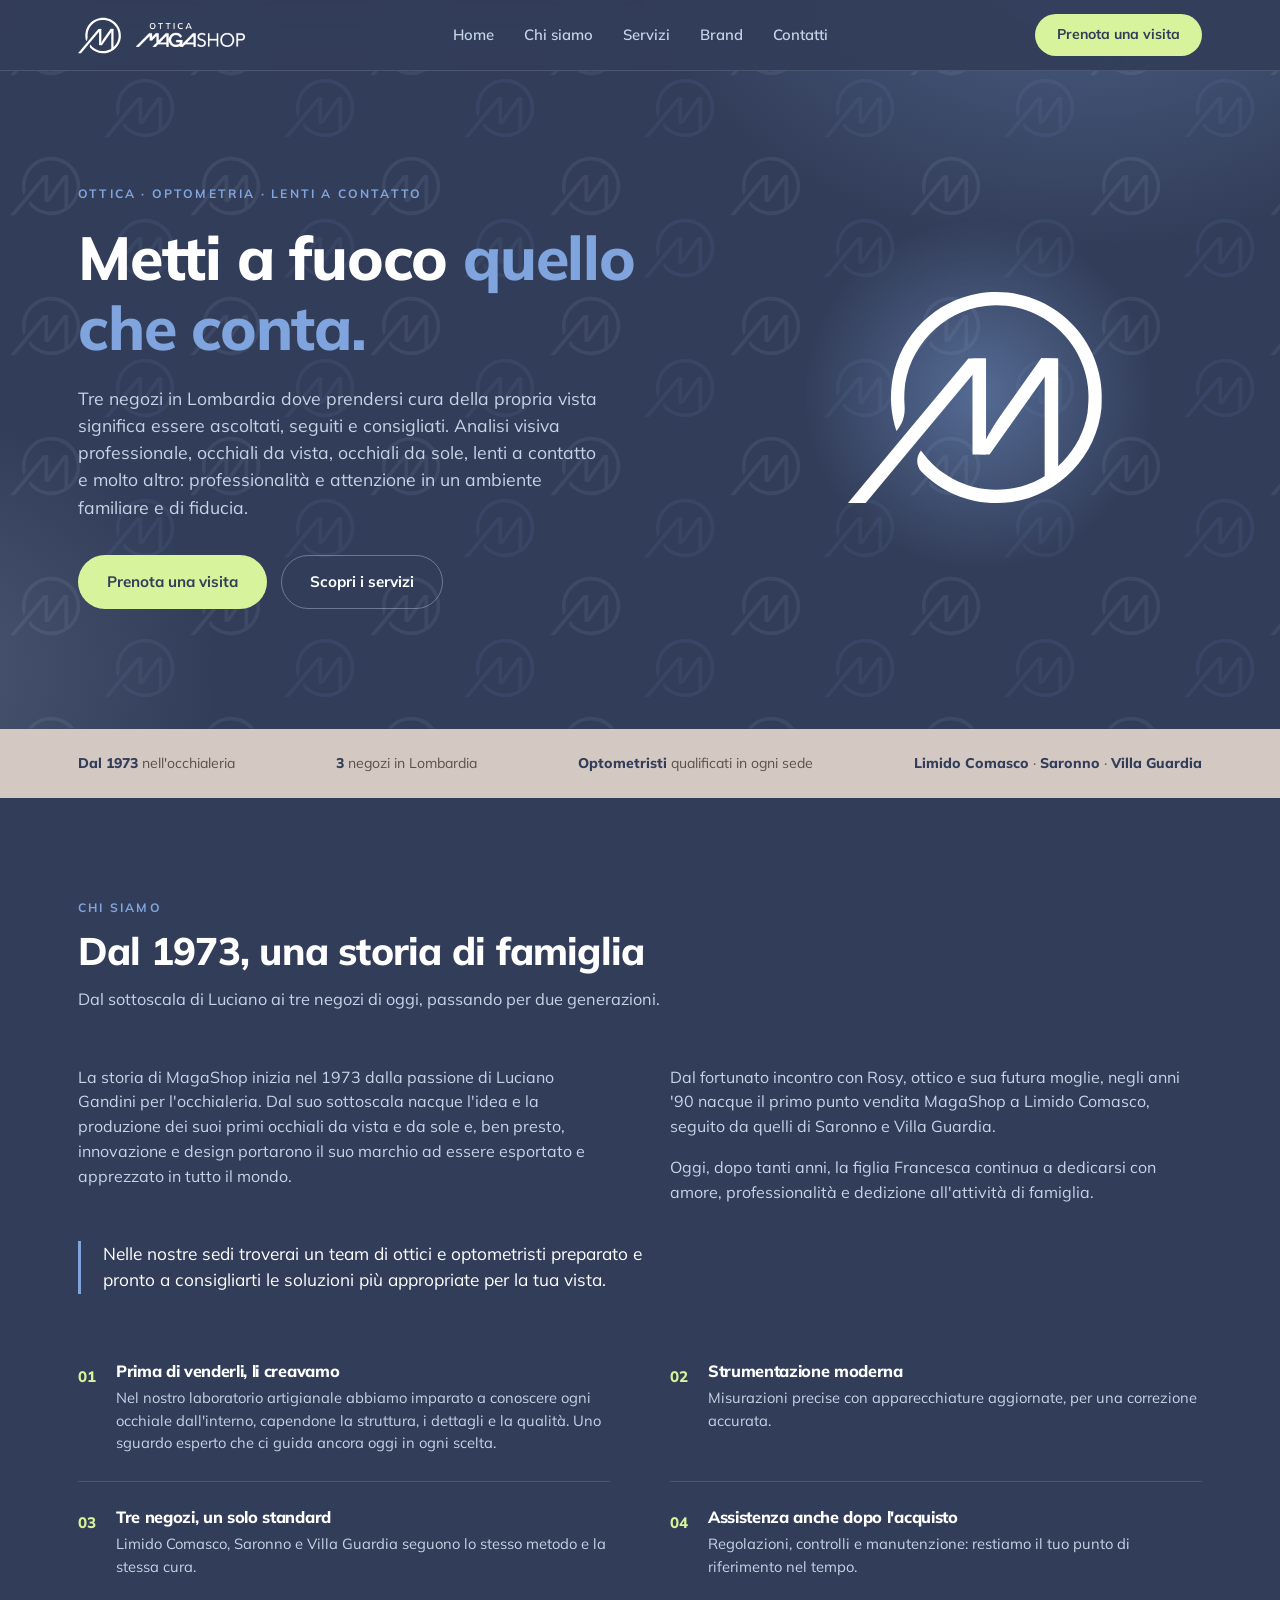
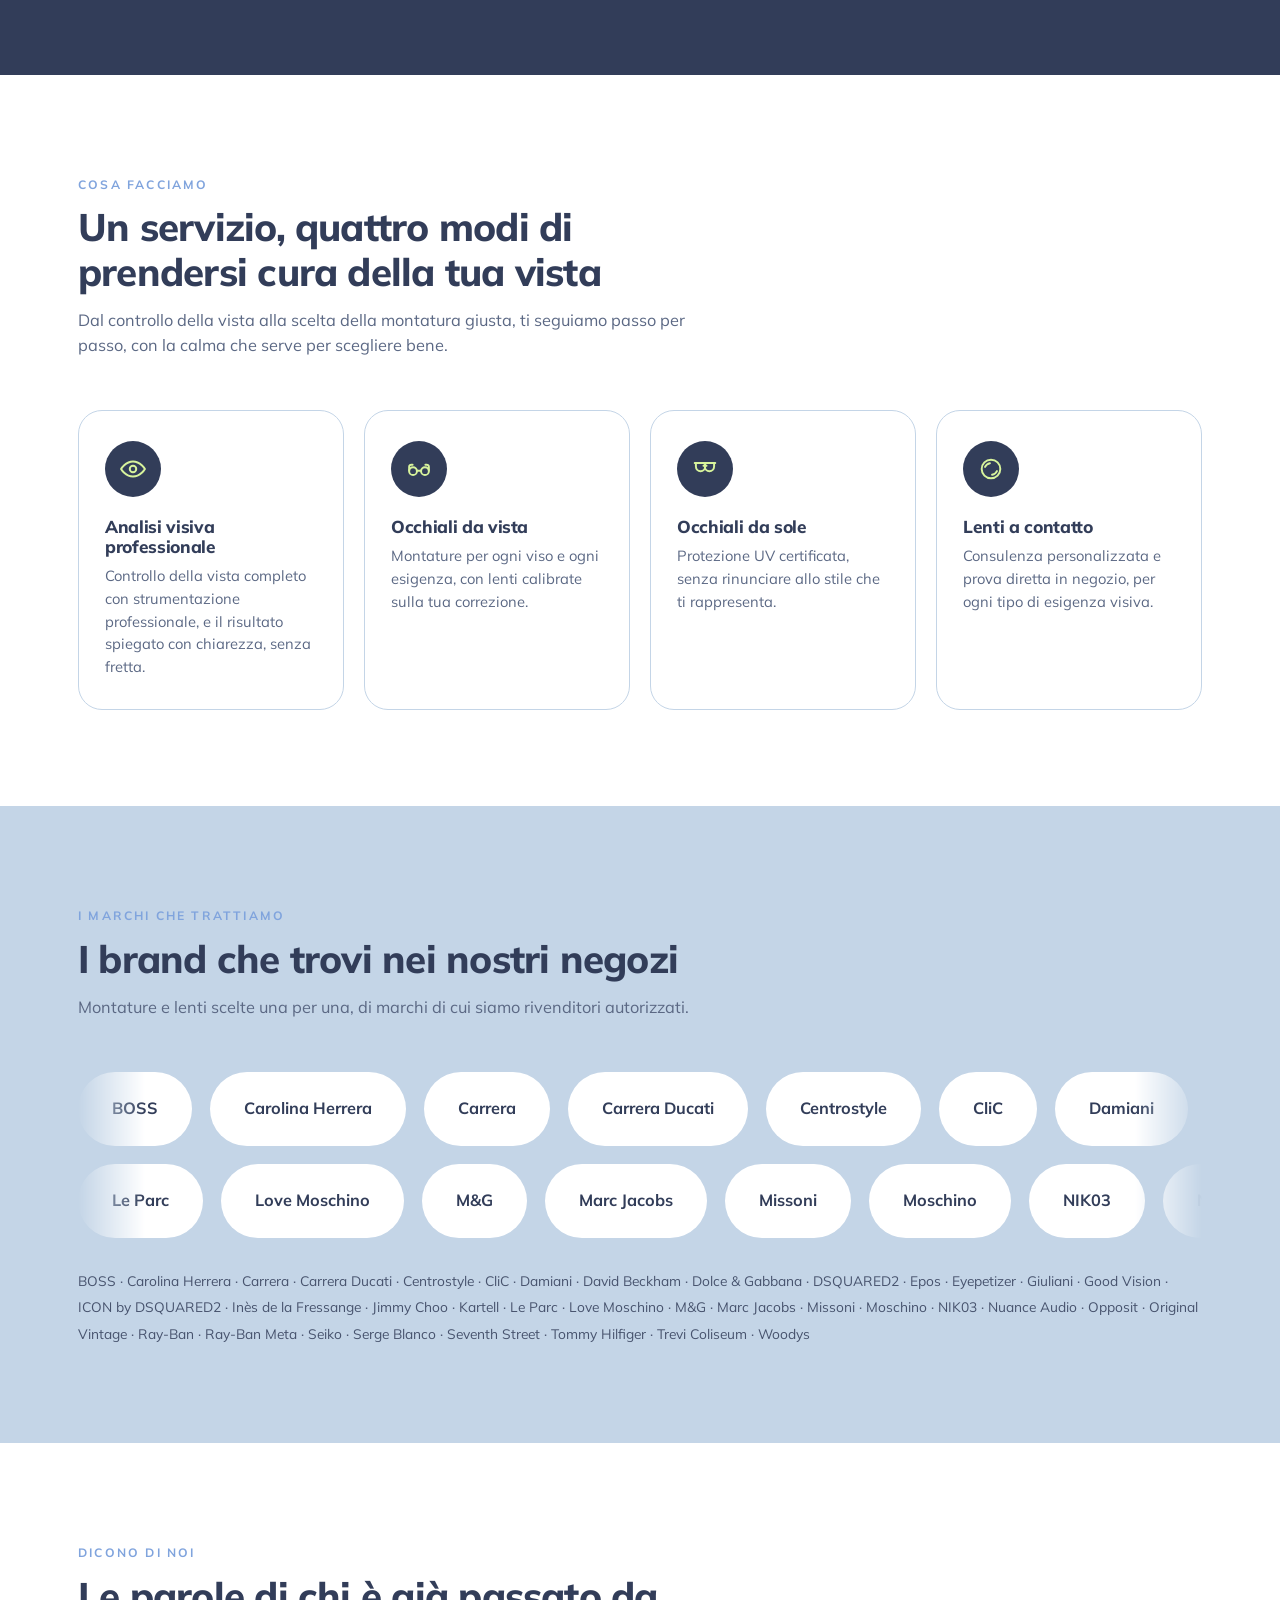
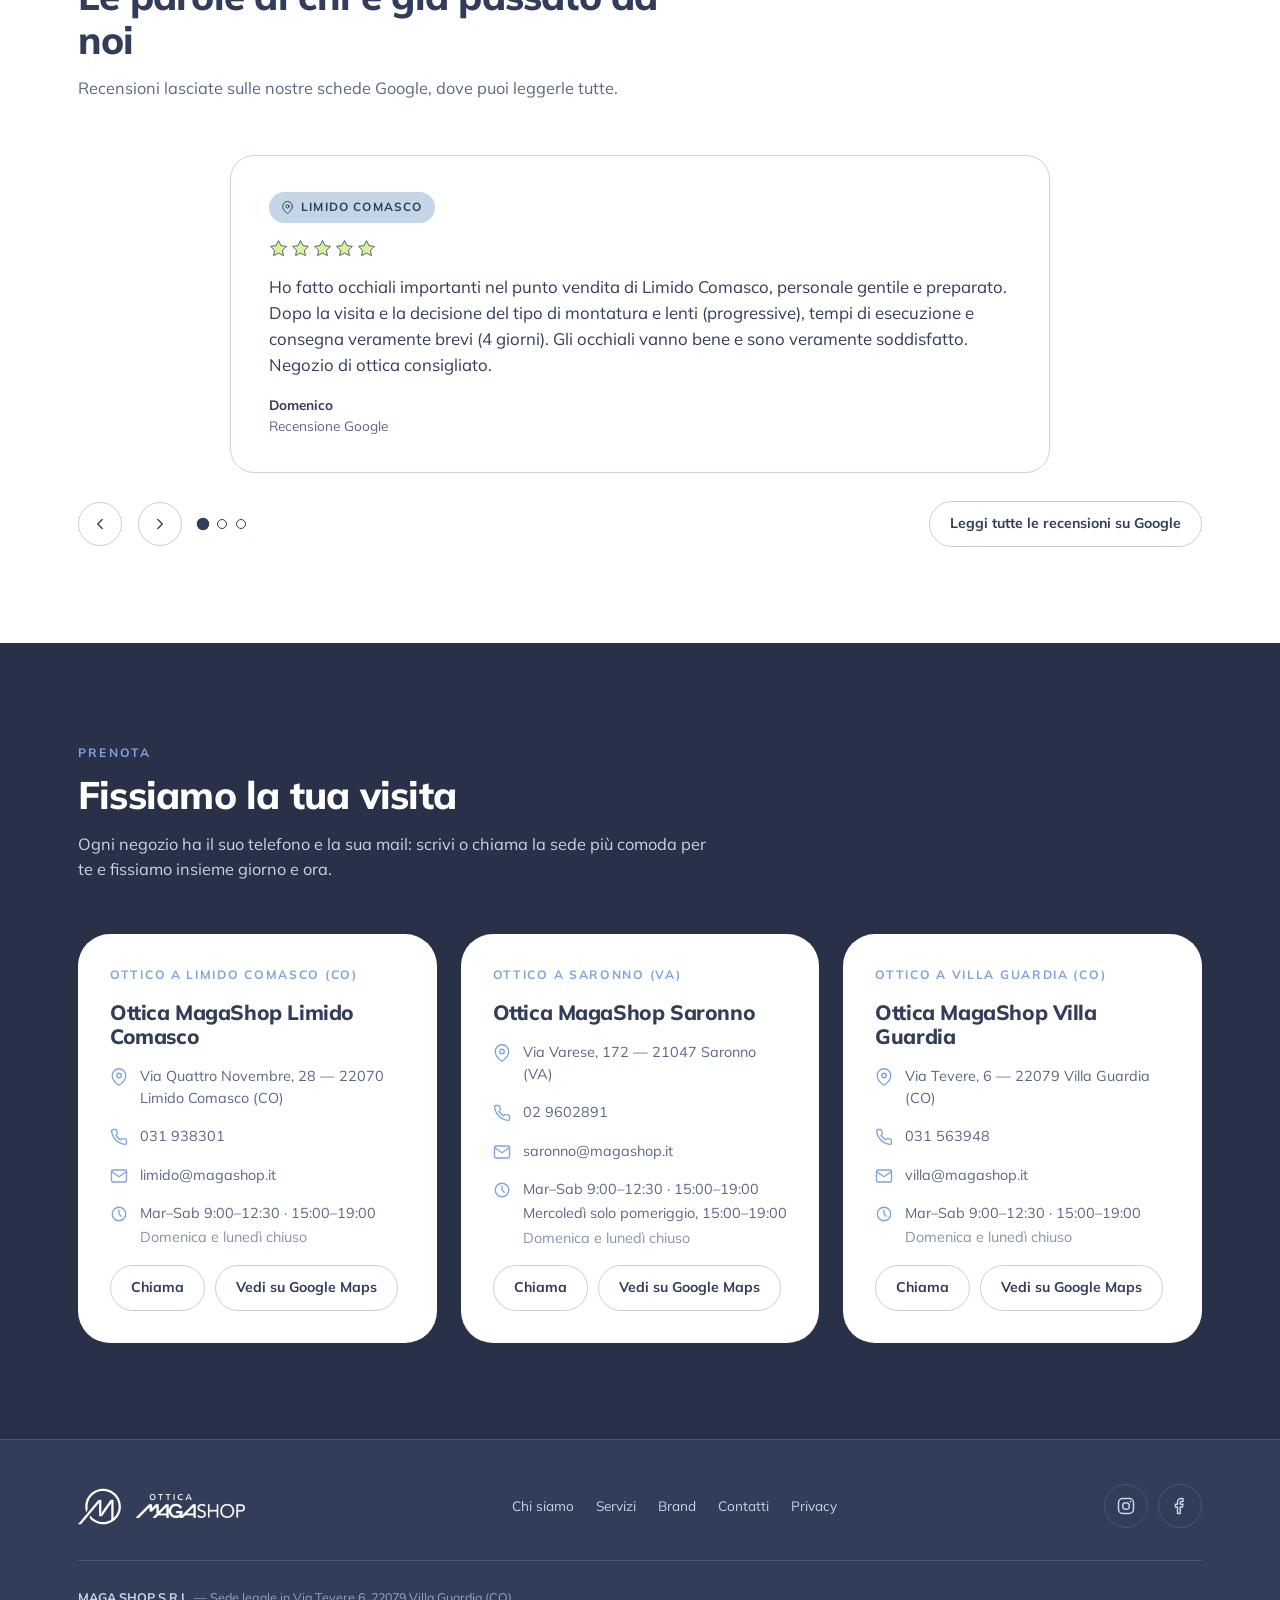
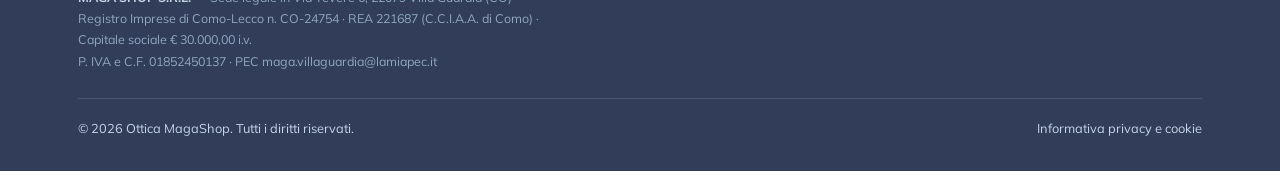
<file: index.html>
<!DOCTYPE html>
<html lang="it">
<head>
<meta charset="UTF-8">
<meta name="viewport" content="width=device-width, initial-scale=1.0">
<title>Ottica MagaShop — Ottico a Limido Comasco, Saronno e Villa Guardia</title>
<meta name="description" content="Ottica dal 1973 con tre negozi in Lombardia: Limido Comasco, Saronno e Villa Guardia. Analisi visiva professionale, occhiali da vista e da sole, lenti a contatto.">
<link rel="canonical" href="https://magashop.vercel.app/">
<link rel="icon" href="assets/favicon.svg" type="image/svg+xml">
<link rel="stylesheet" href="assets/style.css">

<meta property="og:type" content="website">
<meta property="og:locale" content="it_IT">
<meta property="og:site_name" content="Ottica MagaShop">
<meta property="og:title" content="Ottica MagaShop — Ottico a Limido Comasco, Saronno e Villa Guardia">
<meta property="og:description" content="Ottica dal 1973 con tre negozi in Lombardia. Analisi visiva professionale, occhiali da vista e da sole, lenti a contatto.">
<meta property="og:url" content="https://magashop.vercel.app/">
<meta property="og:image" content="https://magashop.vercel.app/assets/og-image.png">
<meta property="og:image:width" content="1200">
<meta property="og:image:height" content="630">
<meta name="twitter:card" content="summary_large_image">
</head>
<body>

<!-- Pittogramma del marchio: definito una volta, riusato con <use> -->
<svg width="0" height="0" style="position:absolute" aria-hidden="true" focusable="false">
  <symbol id="maga-mark" viewBox="0 0 222.47 192.53">
    <path d="M168.28 65.38H179.86V170.98H168.28Z"/>
    <path d="M106.53 65.38H118.12V147.66H106.53Z"/>
    <path d="M111.9 147.41L121.11 147.66L179.33 65.38L165.38 65.13L130.43 114.53C123.14 124.82 116.93 135.84 111.9 147.41Z"/>
    <path d="M118.12 65.39L15.1 189.19L0.0 189.19L103.02 65.39L118.12 65.39Z"/>
    <path d="M111.64 9.9C74.85 16.01 45.04 45.32 38.31 82.0C35.36 98.06 36.73 113.52 41.41 127.5L42.31 126.42C47.12 120.65 49.05 113.17 48.41 105.68C48.07 101.81 48.02 97.86 48.28 93.83C50.64 56.26 80.37 24.75 117.77 20.47C169.75 14.51 213.29 59.4 204.99 111.75C199.88 143.96 174.41 170.31 142.37 176.37C109.57 182.58 79.39 168.34 62.45 144.2C57.99 149.59 58.14 157.61 63.08 162.57C82.26 181.87 110.13 192.53 140.22 188.25C180.9 182.47 213.06 148.54 216.92 107.63C222.47 48.78 171.18 0.0 111.64 9.9Z"/>
  </symbol>
</svg>

<header>
  <div class="nav">
    <a href="#top" class="logo" aria-label="Ottica MagaShop, torna in cima">
      <svg class="mark" viewBox="0 0 222.47 192.53" fill="currentColor" aria-hidden="true"><use href="#maga-mark"/></svg>
      <img class="wordmark" src="assets/magashop-wordmark.png" alt="Ottica MagaShop" width="660" height="145">
    </a>
    <nav class="links">
      <a href="#top">Home</a>
      <a href="#chi-siamo">Chi siamo</a>
      <a href="#servizi">Servizi</a>
      <a href="#brands">Brand</a>
      <a href="#contatti">Contatti</a>
    </nav>
    <a href="#contatti" class="nav-cta">Prenota una visita</a>
    <button class="nav-toggle" type="button" aria-label="Apri il menu" aria-expanded="false" aria-controls="menu-mobile">
      <span class="nav-toggle-bars" aria-hidden="true"></span>
    </button>
  </div>
  <div class="menu-mobile" id="menu-mobile" hidden>
    <nav aria-label="Menu principale">
      <a href="#top">Home</a>
      <a href="#chi-siamo">Chi siamo</a>
      <a href="#servizi">Servizi</a>
      <a href="#brands">Brand</a>
      <a href="#contatti">Contatti</a>
    </nav>
    <a href="#contatti" class="btn btn-primary">Prenota una visita</a>
  </div>
</header>

<main id="top">

  <!-- HERO -->
  <section class="hero">
    <svg class="hero-pattern" aria-hidden="true" focusable="false">
      <defs>
        <!-- Marchi ripetuti in posa dritta e sfalsati a mattoncino: le guidelines
             vietano di ruotare il logo, quindi niente patternTransform. -->
        <pattern id="maga-pattern" width="180" height="140" patternUnits="userSpaceOnUse">
          <use href="#maga-mark" x="10" y="14" width="72" height="62.3" fill="#C4D5E7"/>
          <use href="#maga-mark" x="104" y="76" width="72" height="62.3" fill="#80A4DD"/>
        </pattern>
      </defs>
      <rect width="100%" height="100%" fill="url(#maga-pattern)"/>
    </svg>
    <div class="wrap hero-grid">
      <div>
        <span class="eyebrow">Ottica · Optometria · Lenti a contatto</span>
        <h1>Metti a fuoco <em>quello che conta.</em></h1>
        <p class="lead">Tre negozi in Lombardia dove prendersi cura della propria vista significa essere ascoltati, seguiti e consigliati. Analisi visiva professionale, occhiali da vista, occhiali da sole, lenti a contatto e molto altro: professionalità e attenzione in un ambiente familiare e di fiducia.</p>
        <div class="hero-actions">
          <a href="#contatti" class="btn btn-primary">Prenota una visita</a>
          <a href="#servizi" class="btn btn-ghost">Scopri i servizi</a>
        </div>
      </div>
      <div class="hero-mark" aria-hidden="true">
        <svg class="mark" viewBox="0 0 222.47 192.53" fill="currentColor"><use href="#maga-mark"/></svg>
      </div>
    </div>
  </section>

  <div class="trust-strip">
    <div class="wrap">
      <span><strong>Dal <span data-conta="1973" data-partenza="1953">1973</span></strong> nell'occhialeria</span>
      <span><strong data-conta="3">3</strong> negozi in Lombardia</span>
      <span><strong>Optometristi</strong> qualificati in ogni sede</span>
      <span><strong>Limido Comasco</strong> · <strong>Saronno</strong> · <strong>Villa Guardia</strong></span>
    </div>
  </div>

  <!-- CHI SIAMO -->
  <section class="chi-siamo" id="chi-siamo">
    <div class="wrap">
      <div class="section-head reveal">
        <span class="eyebrow">Chi siamo</span>
        <h2>Dal 1973, una storia di famiglia</h2>
        <p>Dal sottoscala di Luciano ai tre negozi di oggi, passando per due generazioni.</p>
      </div>

      <div class="storia reveal">
        <div>
          <p>La storia di MagaShop inizia nel 1973 dalla passione di Luciano Gandini per l'occhialeria. Dal suo sottoscala nacque l'idea e la produzione dei suoi primi occhiali da vista e da sole e, ben presto, innovazione e design portarono il suo marchio ad essere esportato e apprezzato in tutto il mondo.</p>
        </div>
        <div>
          <p>Dal fortunato incontro con Rosy, ottico e sua futura moglie, negli anni '90 nacque il primo punto vendita MagaShop a Limido Comasco, seguito da quelli di Saronno e Villa Guardia.</p>
          <p>Oggi, dopo tanti anni, la figlia Francesca continua a dedicarsi con amore, professionalità e dedizione all'attività di famiglia.</p>
        </div>
      </div>
      <p class="storia-chiusura reveal">Nelle nostre sedi troverai un team di ottici e optometristi preparato e pronto a consigliarti le soluzioni più appropriate per la tua vista.</p>

      <div class="point-list reveal">
        <div class="point">
          <span class="point-num">01</span>
          <div><h4>Prima di venderli, li creavamo</h4><p>Nel nostro laboratorio artigianale abbiamo imparato a conoscere ogni occhiale dall'interno, capendone la struttura, i dettagli e la qualità. Uno sguardo esperto che ci guida ancora oggi in ogni scelta.</p></div>
        </div>
        <div class="point">
          <span class="point-num">02</span>
          <div><h4>Strumentazione moderna</h4><p>Misurazioni precise con apparecchiature aggiornate, per una correzione accurata.</p></div>
        </div>
        <div class="point">
          <span class="point-num">03</span>
          <div><h4>Tre negozi, un solo standard</h4><p>Limido Comasco, Saronno e Villa Guardia seguono lo stesso metodo e la stessa cura.</p></div>
        </div>
        <div class="point">
          <span class="point-num">04</span>
          <div><h4>Assistenza anche dopo l'acquisto</h4><p>Regolazioni, controlli e manutenzione: restiamo il tuo punto di riferimento nel tempo.</p></div>
        </div>
      </div>
    </div>
  </section>

  <!-- SERVIZI -->
  <section class="servizi" id="servizi">
    <div class="wrap">
      <div class="section-head reveal">
        <span class="eyebrow">Cosa facciamo</span>
        <h2>Un servizio, quattro modi di prendersi cura della tua vista</h2>
        <p>Dal controllo della vista alla scelta della montatura giusta, ti seguiamo passo per passo, con la calma che serve per scegliere bene.</p>
      </div>
      <div class="card-grid">
        <div class="service-card reveal stagger">
          <div class="service-icon"><svg viewBox="0 0 24 24" fill="none" stroke-width="1.8" stroke-linecap="round" stroke-linejoin="round"><path d="M1 12s4-7 11-7 11 7 11 7-4 7-11 7-11-7-11-7z"/><circle cx="12" cy="12" r="3"/></svg></div>
          <h3>Analisi visiva professionale</h3>
          <p>Controllo della vista completo con strumentazione professionale, e il risultato spiegato con chiarezza, senza fretta.</p>
        </div>
        <div class="service-card reveal stagger">
          <div class="service-icon"><svg viewBox="0 0 24 24" fill="none" stroke-width="1.8" stroke-linecap="round" stroke-linejoin="round"><circle cx="6.5" cy="14" r="3.6"/><circle cx="17.5" cy="14" r="3.6"/><path d="M10.1 13.6h3.8"/><path d="M2.9 13.4V10a2 2 0 0 1 2-2h1.2"/><path d="M21.1 13.4V10a2 2 0 0 0-2-2h-1.2"/></svg></div>
          <h3>Occhiali da vista</h3>
          <p>Montature per ogni viso e ogni esigenza, con lenti calibrate sulla tua correzione.</p>
        </div>
        <div class="service-card reveal stagger">
          <div class="service-icon"><svg viewBox="0 0 24 24" fill="none" stroke-width="1.8" stroke-linecap="round" stroke-linejoin="round"><path d="M2.5 6.5h19"/><path d="M3.6 6.5v3.2a4.3 4.3 0 0 0 8.6 0V6.5"/><path d="M11.8 6.5v3.2a4.3 4.3 0 0 0 8.6 0V6.5"/><path d="M10.6 9h2.8"/></svg></div>
          <h3>Occhiali da sole</h3>
          <p>Protezione UV certificata, senza rinunciare allo stile che ti rappresenta.</p>
        </div>
        <div class="service-card reveal stagger">
          <div class="service-icon"><svg viewBox="0 0 24 24" fill="none" stroke-width="1.8" stroke-linecap="round" stroke-linejoin="round"><circle cx="12" cy="12" r="8.6"/><path d="M6.5 10.1a6.3 6.3 0 0 1 4.5-3.4"/><path d="M17.5 13.9a6.3 6.3 0 0 1-4.5 3.4"/></svg></div>
          <h3>Lenti a contatto</h3>
          <p>Consulenza personalizzata e prova diretta in negozio, per ogni tipo di esigenza visiva.</p>
        </div>
      </div>
    </div>
  </section>

  <!-- BRANDS -->
  <section class="brands" id="brands">
    <div class="wrap">
      <div class="section-head reveal">
        <span class="eyebrow">I marchi che trattiamo</span>
        <h2>I brand che trovi nei nostri negozi</h2>
        <p>Montature e lenti scelte una per una, di marchi di cui siamo rivenditori autorizzati.</p>
      </div>

      <!-- Il nastro lo costruisce assets/script.js leggendo assets/brands.json.
           Per aggiungere o togliere un marchio si tocca solo quel file. Quando arriva
           il logo ufficiale basta aggiungere la chiave "file": l'immagine prende il
           posto della scritta, stessa riga e stessa altezza. -->
      <div class="nastro" data-nastro>
        <div class="nastro-riga" data-riga></div>
        <div class="nastro-riga" data-riga></div>
      </div>
      <!-- Elenco leggibile una volta sola: serve a chi usa uno screen reader e ai
           motori di ricerca, che da un nastro in movimento non ricavano nulla. -->
      <p class="brand-elenco" data-elenco></p>
    </div>
  </section>

  <!-- RECENSIONI -->
  <section class="recensioni">
    <div class="wrap">
      <div class="section-head reveal">
        <span class="eyebrow">Dicono di noi</span>
        <h2>Le parole di chi è già passato da noi</h2>
        <p>Recensioni lasciate sulle nostre schede Google, dove puoi leggerle tutte.</p>
      </div>

      <!-- Il carosello viene costruito da assets/script.js leggendo
           assets/recensioni.json. Per cambiare le recensioni si tocca solo quel
           file: qui dentro non c'è testo da modificare. -->
      <div class="carosello" data-carosello aria-roledescription="carosello" aria-label="Recensioni dei clienti">
        <div class="carosello-vetrina">
          <div class="carosello-pista" data-pista></div>
        </div>
        <div class="carosello-controlli">
          <button class="carosello-freccia" type="button" data-prec aria-label="Recensione precedente">
            <svg viewBox="0 0 24 24" fill="none" stroke-width="1.8" stroke-linecap="round" stroke-linejoin="round" aria-hidden="true"><path d="M15 18 9 12l6-6"/></svg>
          </button>
          <button class="carosello-freccia" type="button" data-succ aria-label="Recensione successiva">
            <svg viewBox="0 0 24 24" fill="none" stroke-width="1.8" stroke-linecap="round" stroke-linejoin="round" aria-hidden="true"><path d="m9 18 6-6-6-6"/></svg>
          </button>
          <div class="carosello-punti" data-punti role="tablist" aria-label="Scegli la recensione"></div>
          <a href="https://www.google.com/maps/search/?api=1&query=Ottica+MagaShop" target="_blank" rel="noopener" class="btn btn-navy btn-sm carosello-cta">Leggi tutte le recensioni su Google</a>
        </div>
      </div>
    </div>
  </section>

  <!-- CONTATTI: una scheda per negozio, ognuna col proprio telefono e la propria mail -->
  <section class="contatti" id="contatti">
    <div class="wrap">
      <div class="section-head reveal">
        <span class="eyebrow">Prenota</span>
        <h2>Fissiamo la tua visita</h2>
        <p>Ogni negozio ha il suo telefono e la sua mail: scrivi o chiama la sede più comoda per te e fissiamo insieme giorno e ora.</p>
      </div>
      <div class="store-grid">

        <div class="store-card reveal stagger">
          <span class="tag">Ottico a Limido Comasco (CO)</span>
          <h3>Ottica MagaShop Limido Comasco</h3>
          <div class="store-line">
            <svg viewBox="0 0 24 24" fill="none" stroke-width="1.8" stroke-linecap="round" stroke-linejoin="round"><path d="M21 10c0 7-9 13-9 13s-9-6-9-13a9 9 0 0 1 18 0z"/><circle cx="12" cy="10" r="3"/></svg>
            <span>Via Quattro Novembre, 28 — 22070 Limido Comasco (CO)</span>
          </div>
          <div class="store-line">
            <svg viewBox="0 0 24 24" fill="none" stroke-width="1.8" stroke-linecap="round" stroke-linejoin="round"><path d="M22 16.9v3a2 2 0 0 1-2.2 2 19.8 19.8 0 0 1-8.6-3.1 19.5 19.5 0 0 1-6-6 19.8 19.8 0 0 1-3.1-8.7A2 2 0 0 1 4.1 2h3a2 2 0 0 1 2 1.7c.1.9.3 1.8.6 2.7a2 2 0 0 1-.4 2.1L8 9.9a16 16 0 0 0 6 6l1.4-1.4a2 2 0 0 1 2.1-.4c.9.3 1.8.5 2.7.6a2 2 0 0 1 1.8 2z"/></svg>
            <a href="tel:+39031938301">031 938301</a>
          </div>
          <div class="store-line">
            <svg viewBox="0 0 24 24" fill="none" stroke-width="1.8" stroke-linecap="round" stroke-linejoin="round"><rect x="2" y="4" width="20" height="16" rx="2"/><path d="m22 6-10 7L2 6"/></svg>
            <a href="mailto:limido@magashop.it">limido@magashop.it</a>
          </div>
          <div class="store-line">
            <svg viewBox="0 0 24 24" fill="none" stroke-width="1.8" stroke-linecap="round" stroke-linejoin="round"><circle cx="12" cy="12" r="9"/><path d="M12 7v5l3 3"/></svg>
            <div class="store-hours">
              <span>Mar–Sab 9:00–12:30 · 15:00–19:00</span>
              <span class="closed">Domenica e lunedì chiuso</span>
            </div>
          </div>
          <div class="store-actions">
            <a href="tel:+39031938301" class="btn btn-navy btn-sm">Chiama</a>
            <a href="https://www.google.com/maps/search/?api=1&query=Ottica+MagaShop+Via+Quattro+Novembre+28+Limido+Comasco" target="_blank" rel="noopener" class="btn btn-navy btn-sm">Vedi su Google Maps</a>
          </div>
        </div>

        <div class="store-card reveal stagger">
          <span class="tag">Ottico a Saronno (VA)</span>
          <h3>Ottica MagaShop Saronno</h3>
          <div class="store-line">
            <svg viewBox="0 0 24 24" fill="none" stroke-width="1.8" stroke-linecap="round" stroke-linejoin="round"><path d="M21 10c0 7-9 13-9 13s-9-6-9-13a9 9 0 0 1 18 0z"/><circle cx="12" cy="10" r="3"/></svg>
            <span>Via Varese, 172 — 21047 Saronno (VA)</span>
          </div>
          <div class="store-line">
            <svg viewBox="0 0 24 24" fill="none" stroke-width="1.8" stroke-linecap="round" stroke-linejoin="round"><path d="M22 16.9v3a2 2 0 0 1-2.2 2 19.8 19.8 0 0 1-8.6-3.1 19.5 19.5 0 0 1-6-6 19.8 19.8 0 0 1-3.1-8.7A2 2 0 0 1 4.1 2h3a2 2 0 0 1 2 1.7c.1.9.3 1.8.6 2.7a2 2 0 0 1-.4 2.1L8 9.9a16 16 0 0 0 6 6l1.4-1.4a2 2 0 0 1 2.1-.4c.9.3 1.8.5 2.7.6a2 2 0 0 1 1.8 2z"/></svg>
            <a href="tel:+39029602891">02 9602891</a>
          </div>
          <div class="store-line">
            <svg viewBox="0 0 24 24" fill="none" stroke-width="1.8" stroke-linecap="round" stroke-linejoin="round"><rect x="2" y="4" width="20" height="16" rx="2"/><path d="m22 6-10 7L2 6"/></svg>
            <a href="mailto:saronno@magashop.it">saronno@magashop.it</a>
          </div>
          <div class="store-line">
            <svg viewBox="0 0 24 24" fill="none" stroke-width="1.8" stroke-linecap="round" stroke-linejoin="round"><circle cx="12" cy="12" r="9"/><path d="M12 7v5l3 3"/></svg>
            <div class="store-hours">
              <span>Mar–Sab 9:00–12:30 · 15:00–19:00</span>
              <span>Mercoledì solo pomeriggio, 15:00–19:00</span>
              <span class="closed">Domenica e lunedì chiuso</span>
            </div>
          </div>
          <div class="store-actions">
            <a href="tel:+39029602891" class="btn btn-navy btn-sm">Chiama</a>
            <a href="https://www.google.com/maps/search/?api=1&query=Ottica+MagaShop+Via+Varese+172+Saronno" target="_blank" rel="noopener" class="btn btn-navy btn-sm">Vedi su Google Maps</a>
          </div>
        </div>

        <div class="store-card reveal stagger">
          <span class="tag">Ottico a Villa Guardia (CO)</span>
          <h3>Ottica MagaShop Villa Guardia</h3>
          <div class="store-line">
            <svg viewBox="0 0 24 24" fill="none" stroke-width="1.8" stroke-linecap="round" stroke-linejoin="round"><path d="M21 10c0 7-9 13-9 13s-9-6-9-13a9 9 0 0 1 18 0z"/><circle cx="12" cy="10" r="3"/></svg>
            <span>Via Tevere, 6 — 22079 Villa Guardia (CO)</span>
          </div>
          <div class="store-line">
            <svg viewBox="0 0 24 24" fill="none" stroke-width="1.8" stroke-linecap="round" stroke-linejoin="round"><path d="M22 16.9v3a2 2 0 0 1-2.2 2 19.8 19.8 0 0 1-8.6-3.1 19.5 19.5 0 0 1-6-6 19.8 19.8 0 0 1-3.1-8.7A2 2 0 0 1 4.1 2h3a2 2 0 0 1 2 1.7c.1.9.3 1.8.6 2.7a2 2 0 0 1-.4 2.1L8 9.9a16 16 0 0 0 6 6l1.4-1.4a2 2 0 0 1 2.1-.4c.9.3 1.8.5 2.7.6a2 2 0 0 1 1.8 2z"/></svg>
            <a href="tel:+39031563948">031 563948</a>
          </div>
          <div class="store-line">
            <svg viewBox="0 0 24 24" fill="none" stroke-width="1.8" stroke-linecap="round" stroke-linejoin="round"><rect x="2" y="4" width="20" height="16" rx="2"/><path d="m22 6-10 7L2 6"/></svg>
            <a href="mailto:villa@magashop.it">villa@magashop.it</a>
          </div>
          <div class="store-line">
            <svg viewBox="0 0 24 24" fill="none" stroke-width="1.8" stroke-linecap="round" stroke-linejoin="round"><circle cx="12" cy="12" r="9"/><path d="M12 7v5l3 3"/></svg>
            <div class="store-hours">
              <span>Mar–Sab 9:00–12:30 · 15:00–19:00</span>
              <span class="closed">Domenica e lunedì chiuso</span>
            </div>
          </div>
          <div class="store-actions">
            <a href="tel:+39031563948" class="btn btn-navy btn-sm">Chiama</a>
            <a href="https://www.google.com/maps/search/?api=1&query=Ottica+MagaShop+Via+Tevere+6+Villa+Guardia" target="_blank" rel="noopener" class="btn btn-navy btn-sm">Vedi su Google Maps</a>
          </div>
        </div>

      </div>
    </div>
  </section>

</main>

<footer>
  <div class="wrap">
    <div class="foot-grid">
      <a href="#top" class="logo" aria-label="Ottica MagaShop, torna in cima">
        <svg class="mark" viewBox="0 0 222.47 192.53" fill="currentColor" aria-hidden="true"><use href="#maga-mark"/></svg>
        <img class="wordmark" src="assets/magashop-wordmark.png" alt="Ottica MagaShop" width="660" height="145">
      </a>
      <div class="foot-links">
        <a href="#chi-siamo">Chi siamo</a>
        <a href="#servizi">Servizi</a>
        <a href="#brands">Brand</a>
        <a href="#contatti">Contatti</a>
        <a href="privacy.html">Privacy</a>
      </div>
      <div class="social">
        <a href="https://www.instagram.com/otticamagashop/" target="_blank" rel="noopener" aria-label="Ottica MagaShop su Instagram">
          <svg viewBox="0 0 24 24" fill="none" stroke="currentColor" stroke-width="1.8" stroke-linecap="round" stroke-linejoin="round" aria-hidden="true"><rect x="3" y="3" width="18" height="18" rx="5"/><circle cx="12" cy="12" r="4"/><circle cx="17.2" cy="6.8" r="1.1" fill="currentColor" stroke="none"/></svg>
        </a>
        <a href="https://www.facebook.com/MagaShopOcchiali/" target="_blank" rel="noopener" aria-label="Ottica MagaShop su Facebook">
          <svg viewBox="0 0 24 24" fill="none" stroke="currentColor" stroke-width="1.8" stroke-linecap="round" stroke-linejoin="round" aria-hidden="true"><path d="M15.5 3h-2.2A4.3 4.3 0 0 0 9 7.3V10H6.5v3.2H9V21h3.3v-7.8h2.6l.6-3.2h-3.2V7.7c0-.8.4-1.2 1.2-1.2h2.1z"/></svg>
        </a>
      </div>
    </div>

    <!-- Dati societari obbligatori sul sito per le società di capitali (art. 2250 c.c.):
         sede, Registro Imprese e numero, REA, capitale versato, eventuale socio unico.
         DATI DA CLIENTE: sostituire i campi fra parentesi quadre con quelli reali.
         Finché restano segnaposto, la riga di avviso qui sotto va lasciata. -->
    <div class="foot-legale">
      <p class="foot-dati">
        <strong>MAGA SHOP S.R.L.</strong> — Sede legale in Via Tevere 6, 22079 Villa Guardia (CO)<br>
        Registro Imprese di Como-Lecco n. CO-24754 · REA 221687 (C.C.I.A.A. di Como) ·
        Capitale sociale € 30.000,00 i.v.<br>
        P. IVA e C.F. 01852450137 · PEC <a href="mailto:maga.villaguardia@lamiapec.it">maga.villaguardia@lamiapec.it</a>
      </p>
      <!-- LOGHI ISTITUZIONALI — mancano i file, il blocco si attiva togliendo questo commento.
           Confermato col cliente: il riconoscimento è quello di REGIONE LOMBARDIA (registro
           regionale delle attività storiche e di tradizione, art. 148 ter L.R. 6/2010), non
           quello di Unioncamere; l'associazione è CONFCOMMERCIO.
           I file vanno in assets/loghi/ coi nomi qui sotto — vedi il README lì dentro.
      <div class="foot-loghi">
        <span><img src="assets/loghi/attivita-storiche.png" alt="Attività storica riconosciuta da Regione Lombardia"></span>
        <span><img src="assets/loghi/confcommercio.png" alt="Associato Confcommercio"></span>
      </div>
      -->
    </div>

    <div class="foot-chiusura">
      <span>&copy; 2026 Ottica MagaShop. Tutti i diritti riservati.</span>
      <a href="privacy.html">Informativa privacy e cookie</a>
    </div>
  </div>
</footer>

<script type="application/ld+json">
{
  "@context": "https://schema.org",
  "@graph": [
    {
      "@type": "Optician",
      "name": "Ottica MagaShop Limido Comasco",
      "url": "https://magashop.vercel.app/",
      "image": "https://magashop.vercel.app/assets/og-image.png",
      "foundingDate": "1973",
      "sameAs": [
        "https://www.instagram.com/otticamagashop/",
        "https://www.facebook.com/MagaShopOcchiali/"
      ],
      "telephone": "+39031938301",
      "email": "limido@magashop.it",
      "address": {
        "@type": "PostalAddress",
        "streetAddress": "Via Quattro Novembre, 28",
        "postalCode": "22070",
        "addressLocality": "Limido Comasco",
        "addressRegion": "CO",
        "addressCountry": "IT"
      },
      "areaServed": { "@type": "AdministrativeArea", "name": "Lombardia" },
      "openingHoursSpecification": [
        { "@type": "OpeningHoursSpecification", "dayOfWeek": ["Tuesday","Wednesday","Thursday","Friday","Saturday"], "opens": "09:00", "closes": "12:30" },
        { "@type": "OpeningHoursSpecification", "dayOfWeek": ["Tuesday","Wednesday","Thursday","Friday","Saturday"], "opens": "15:00", "closes": "19:00" }
      ]
    },
    {
      "@type": "Optician",
      "name": "Ottica MagaShop Saronno",
      "url": "https://magashop.vercel.app/",
      "image": "https://magashop.vercel.app/assets/og-image.png",
      "foundingDate": "1973",
      "sameAs": [
        "https://www.instagram.com/otticamagashop/",
        "https://www.facebook.com/MagaShopOcchiali/"
      ],
      "telephone": "+39029602891",
      "email": "saronno@magashop.it",
      "address": {
        "@type": "PostalAddress",
        "streetAddress": "Via Varese, 172",
        "postalCode": "21047",
        "addressLocality": "Saronno",
        "addressRegion": "VA",
        "addressCountry": "IT"
      },
      "areaServed": { "@type": "AdministrativeArea", "name": "Lombardia" },
      "openingHoursSpecification": [
        { "@type": "OpeningHoursSpecification", "dayOfWeek": ["Tuesday","Thursday","Friday","Saturday"], "opens": "09:00", "closes": "12:30" },
        { "@type": "OpeningHoursSpecification", "dayOfWeek": ["Tuesday","Wednesday","Thursday","Friday","Saturday"], "opens": "15:00", "closes": "19:00" }
      ]
    },
    {
      "@type": "Optician",
      "name": "Ottica MagaShop Villa Guardia",
      "url": "https://magashop.vercel.app/",
      "image": "https://magashop.vercel.app/assets/og-image.png",
      "foundingDate": "1973",
      "sameAs": [
        "https://www.instagram.com/otticamagashop/",
        "https://www.facebook.com/MagaShopOcchiali/"
      ],
      "telephone": "+39031563948",
      "email": "villa@magashop.it",
      "address": {
        "@type": "PostalAddress",
        "streetAddress": "Via Tevere, 6",
        "postalCode": "22079",
        "addressLocality": "Villa Guardia",
        "addressRegion": "CO",
        "addressCountry": "IT"
      },
      "areaServed": { "@type": "AdministrativeArea", "name": "Lombardia" },
      "openingHoursSpecification": [
        { "@type": "OpeningHoursSpecification", "dayOfWeek": ["Tuesday","Wednesday","Thursday","Friday","Saturday"], "opens": "09:00", "closes": "12:30" },
        { "@type": "OpeningHoursSpecification", "dayOfWeek": ["Tuesday","Wednesday","Thursday","Friday","Saturday"], "opens": "15:00", "closes": "19:00" }
      ]
    }
  ]
}
</script>

<script src="assets/script.js" defer></script>

</body>
</html>
</file>
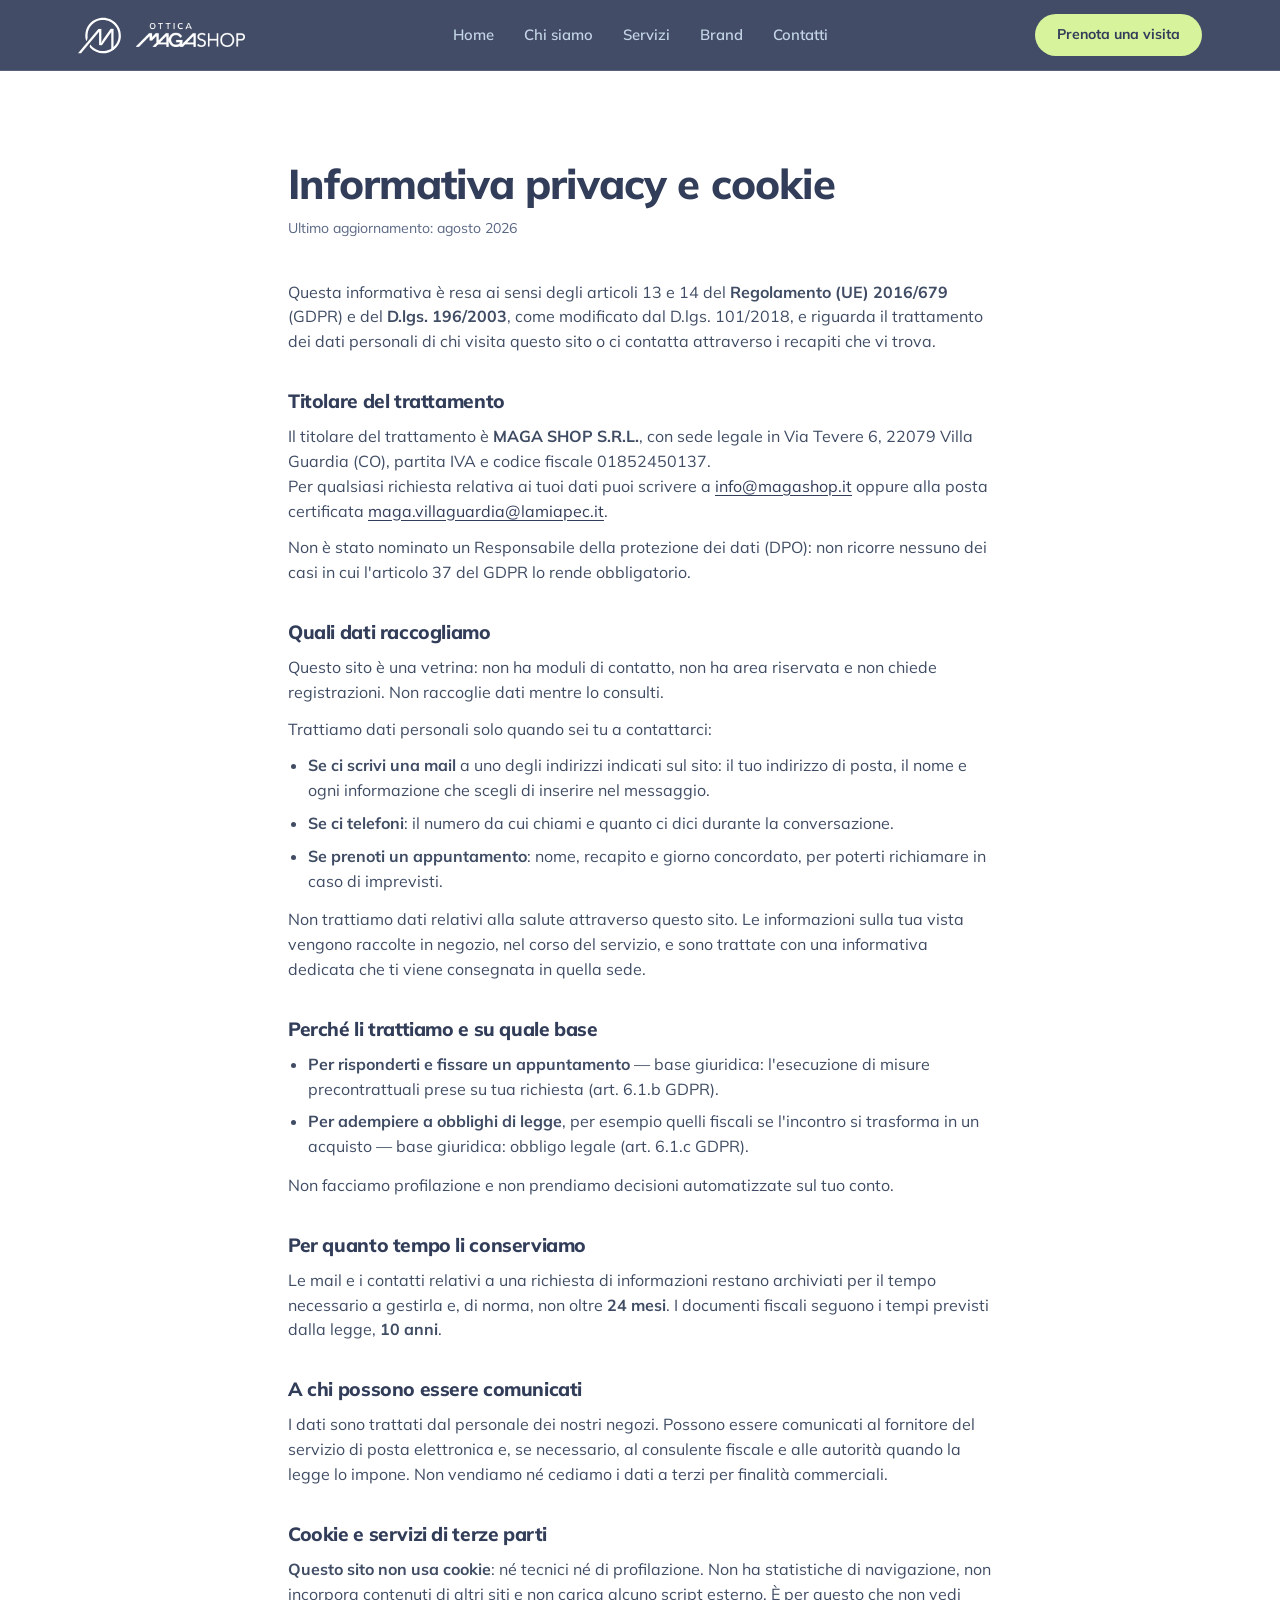
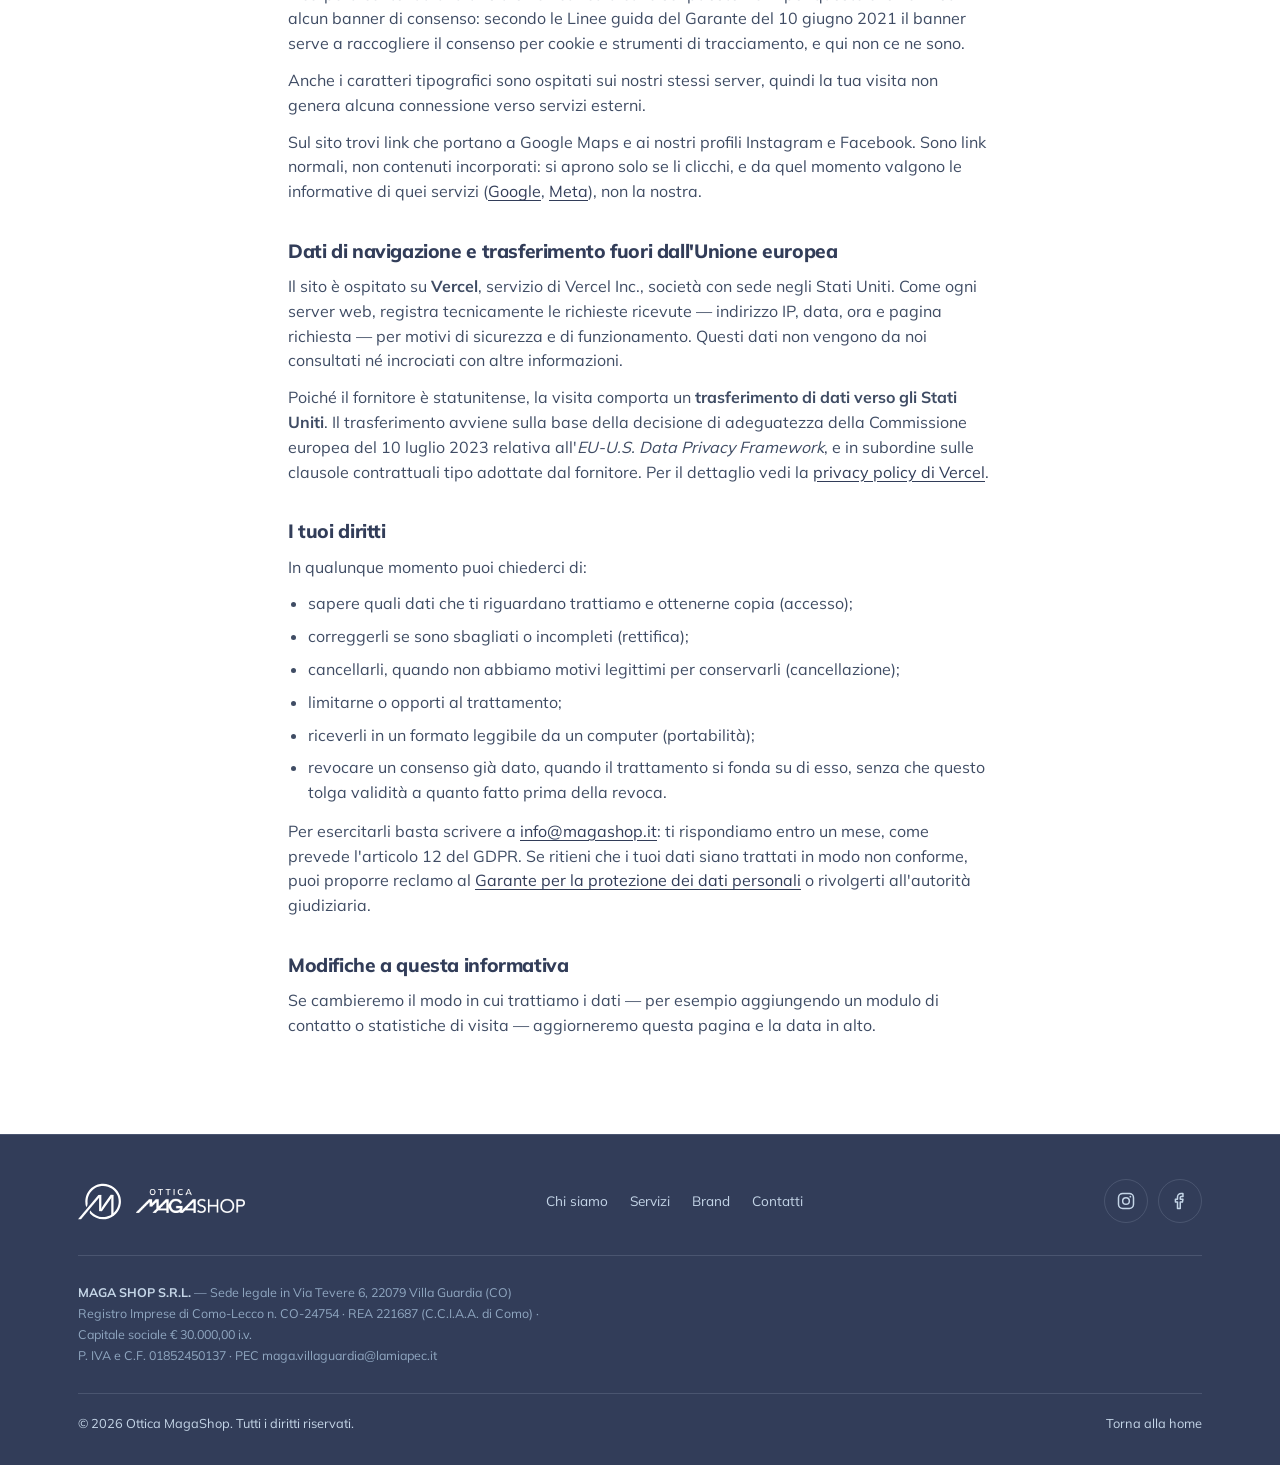
<file: privacy.html>
<!DOCTYPE html>
<html lang="it">
<head>
<meta charset="UTF-8">
<meta name="viewport" content="width=device-width, initial-scale=1.0">
<title>Informativa privacy e cookie — Ottica MagaShop</title>
<meta name="description" content="Informativa privacy e cookie del sito di Ottica MagaShop: quali dati raccogliamo, perché, per quanto tempo e quali diritti hai.">
<link rel="canonical" href="https://magashop.vercel.app/privacy.html">
<link rel="icon" href="assets/favicon.svg" type="image/svg+xml">
<link rel="stylesheet" href="assets/style.css">
</head>
<body>

<svg width="0" height="0" style="position:absolute" aria-hidden="true" focusable="false">
  <symbol id="maga-mark" viewBox="0 0 222.47 192.53">
    <path d="M168.28 65.38H179.86V170.98H168.28Z"/>
    <path d="M106.53 65.38H118.12V147.66H106.53Z"/>
    <path d="M111.9 147.41L121.11 147.66L179.33 65.38L165.38 65.13L130.43 114.53C123.14 124.82 116.93 135.84 111.9 147.41Z"/>
    <path d="M118.12 65.39L15.1 189.19L0.0 189.19L103.02 65.39L118.12 65.39Z"/>
    <path d="M111.64 9.9C74.85 16.01 45.04 45.32 38.31 82.0C35.36 98.06 36.73 113.52 41.41 127.5L42.31 126.42C47.12 120.65 49.05 113.17 48.41 105.68C48.07 101.81 48.02 97.86 48.28 93.83C50.64 56.26 80.37 24.75 117.77 20.47C169.75 14.51 213.29 59.4 204.99 111.75C199.88 143.96 174.41 170.31 142.37 176.37C109.57 182.58 79.39 168.34 62.45 144.2C57.99 149.59 58.14 157.61 63.08 162.57C82.26 181.87 110.13 192.53 140.22 188.25C180.9 182.47 213.06 148.54 216.92 107.63C222.47 48.78 171.18 0.0 111.64 9.9Z"/>
  </symbol>
</svg>

<header>
  <div class="nav">
    <a href="index.html" class="logo" aria-label="Ottica MagaShop, vai alla home">
      <svg class="mark" viewBox="0 0 222.47 192.53" fill="currentColor" aria-hidden="true"><use href="#maga-mark"/></svg>
      <img class="wordmark" src="assets/magashop-wordmark.png" alt="Ottica MagaShop" width="660" height="145">
    </a>
    <nav class="links">
      <a href="index.html">Home</a>
      <a href="index.html#chi-siamo">Chi siamo</a>
      <a href="index.html#servizi">Servizi</a>
      <a href="index.html#brands">Brand</a>
      <a href="index.html#contatti">Contatti</a>
    </nav>
    <a href="index.html#contatti" class="nav-cta">Prenota una visita</a>
    <button class="nav-toggle" type="button" aria-label="Apri il menu" aria-expanded="false" aria-controls="menu-mobile">
      <span class="nav-toggle-bars" aria-hidden="true"></span>
    </button>
  </div>
  <div class="menu-mobile" id="menu-mobile" hidden>
    <nav aria-label="Menu principale">
      <a href="index.html">Home</a>
      <a href="index.html#chi-siamo">Chi siamo</a>
      <a href="index.html#servizi">Servizi</a>
      <a href="index.html#brands">Brand</a>
      <a href="index.html#contatti">Contatti</a>
    </nav>
    <a href="index.html#contatti" class="btn btn-primary">Prenota una visita</a>
  </div>
</header>

<main class="page">
  <div class="wrap">
    <h1>Informativa privacy e cookie</h1>
    <p class="updated">Ultimo aggiornamento: agosto 2026</p>

    <p>
      Questa informativa è resa ai sensi degli articoli 13 e 14 del <strong>Regolamento (UE)
      2016/679</strong> (GDPR) e del <strong>D.lgs. 196/2003</strong>, come modificato dal D.lgs.
      101/2018, e riguarda il trattamento dei dati personali di chi visita questo sito o ci contatta
      attraverso i recapiti che vi trova.
    </p>

    <h2>Titolare del trattamento</h2>
    <p>
      Il titolare del trattamento è <strong>MAGA SHOP S.R.L.</strong>, con sede legale in Via Tevere 6,
      22079 Villa Guardia (CO), partita IVA e codice fiscale 01852450137.<br>
      Per qualsiasi richiesta relativa ai tuoi dati puoi scrivere a
      <a href="mailto:info@magashop.it">info@magashop.it</a> oppure alla posta certificata
      <a href="mailto:maga.villaguardia@lamiapec.it">maga.villaguardia@lamiapec.it</a>.
    </p>
    <p>
      Non è stato nominato un Responsabile della protezione dei dati (DPO): non ricorre nessuno dei
      casi in cui l'articolo 37 del GDPR lo rende obbligatorio.
    </p>

    <h2>Quali dati raccogliamo</h2>
    <p>
      Questo sito è una vetrina: non ha moduli di contatto, non ha area riservata e non chiede
      registrazioni. Non raccoglie dati mentre lo consulti.
    </p>
    <p>Trattiamo dati personali solo quando sei tu a contattarci:</p>
    <ul>
      <li><strong>Se ci scrivi una mail</strong> a uno degli indirizzi indicati sul sito: il tuo
        indirizzo di posta, il nome e ogni informazione che scegli di inserire nel messaggio.</li>
      <li><strong>Se ci telefoni</strong>: il numero da cui chiami e quanto ci dici durante la
        conversazione.</li>
      <li><strong>Se prenoti un appuntamento</strong>: nome, recapito e giorno concordato, per
        poterti richiamare in caso di imprevisti.</li>
    </ul>
    <p>
      Non trattiamo dati relativi alla salute attraverso questo sito. Le informazioni sulla tua
      vista vengono raccolte in negozio, nel corso del servizio, e sono trattate con una
      informativa dedicata che ti viene consegnata in quella sede.
    </p>

    <h2>Perché li trattiamo e su quale base</h2>
    <ul>
      <li><strong>Per risponderti e fissare un appuntamento</strong> — base giuridica: l'esecuzione
        di misure precontrattuali prese su tua richiesta (art. 6.1.b GDPR).</li>
      <li><strong>Per adempiere a obblighi di legge</strong>, per esempio quelli fiscali se
        l'incontro si trasforma in un acquisto — base giuridica: obbligo legale (art. 6.1.c GDPR).</li>
    </ul>
    <p>Non facciamo profilazione e non prendiamo decisioni automatizzate sul tuo conto.</p>

    <h2>Per quanto tempo li conserviamo</h2>
    <p>
      Le mail e i contatti relativi a una richiesta di informazioni restano archiviati per il tempo
      necessario a gestirla e, di norma, non oltre <strong>24 mesi</strong>. I documenti fiscali
      seguono i tempi previsti dalla legge, <strong>10 anni</strong>.
    </p>

    <h2>A chi possono essere comunicati</h2>
    <p>
      I dati sono trattati dal personale dei nostri negozi. Possono essere comunicati al fornitore
      del servizio di posta elettronica e, se necessario, al consulente fiscale e alle autorità
      quando la legge lo impone. Non vendiamo né cediamo i dati a terzi per finalità commerciali.
    </p>

    <h2>Cookie e servizi di terze parti</h2>
    <p>
      <strong>Questo sito non usa cookie</strong>: né tecnici né di profilazione. Non ha statistiche
      di navigazione, non incorpora contenuti di altri siti e non carica alcuno script esterno. È per
      questo che non vedi alcun banner di consenso: secondo le Linee guida del Garante del 10 giugno
      2021 il banner serve a raccogliere il consenso per cookie e strumenti di tracciamento, e qui
      non ce ne sono.
    </p>
    <p>
      Anche i caratteri tipografici sono ospitati sui nostri stessi server, quindi la tua visita non
      genera alcuna connessione verso servizi esterni.
    </p>
    <p>
      Sul sito trovi link che portano a Google Maps e ai nostri profili Instagram e Facebook. Sono
      link normali, non contenuti incorporati: si aprono solo se li clicchi, e da quel momento valgono
      le informative di quei servizi
      (<a href="https://policies.google.com/privacy" target="_blank" rel="noopener">Google</a>,
      <a href="https://privacycenter.instagram.com/policy" target="_blank" rel="noopener">Meta</a>),
      non la nostra.
    </p>

    <h2>Dati di navigazione e trasferimento fuori dall'Unione europea</h2>
    <p>
      Il sito è ospitato su <strong>Vercel</strong>, servizio di Vercel Inc., società con sede negli
      Stati Uniti. Come ogni server web, registra tecnicamente le richieste ricevute — indirizzo IP,
      data, ora e pagina richiesta — per motivi di sicurezza e di funzionamento. Questi dati non
      vengono da noi consultati né incrociati con altre informazioni.
    </p>
    <p>
      Poiché il fornitore è statunitense, la visita comporta un <strong>trasferimento di dati verso
      gli Stati Uniti</strong>. Il trasferimento avviene sulla base della decisione di adeguatezza
      della Commissione europea del 10 luglio 2023 relativa all'<em>EU-U.S. Data Privacy
      Framework</em>, e in subordine sulle clausole contrattuali tipo adottate dal fornitore. Per il
      dettaglio vedi la
      <a href="https://vercel.com/legal/privacy-policy" target="_blank" rel="noopener">privacy policy di Vercel</a>.
    </p>

    <h2>I tuoi diritti</h2>
    <p>In qualunque momento puoi chiederci di:</p>
    <ul>
      <li>sapere quali dati che ti riguardano trattiamo e ottenerne copia (accesso);</li>
      <li>correggerli se sono sbagliati o incompleti (rettifica);</li>
      <li>cancellarli, quando non abbiamo motivi legittimi per conservarli (cancellazione);</li>
      <li>limitarne o opporti al trattamento;</li>
      <li>riceverli in un formato leggibile da un computer (portabilità);</li>
      <li>revocare un consenso già dato, quando il trattamento si fonda su di esso, senza che questo
        tolga validità a quanto fatto prima della revoca.</li>
    </ul>
    <p>
      Per esercitarli basta scrivere a <a href="mailto:info@magashop.it">info@magashop.it</a>: ti
      rispondiamo entro un mese, come prevede l'articolo 12 del GDPR. Se ritieni che i tuoi dati
      siano trattati in modo non conforme, puoi proporre reclamo al
      <a href="https://www.garanteprivacy.it" target="_blank" rel="noopener">Garante per la
      protezione dei dati personali</a> o rivolgerti all'autorità giudiziaria.
    </p>

    <h2>Modifiche a questa informativa</h2>
    <p>
      Se cambieremo il modo in cui trattiamo i dati — per esempio aggiungendo un modulo di contatto
      o statistiche di visita — aggiorneremo questa pagina e la data in alto.
    </p>
  </div>
</main>

<footer>
  <div class="wrap">
    <div class="foot-grid">
      <a href="index.html" class="logo" aria-label="Ottica MagaShop, vai alla home">
        <svg class="mark" viewBox="0 0 222.47 192.53" fill="currentColor" aria-hidden="true"><use href="#maga-mark"/></svg>
        <img class="wordmark" src="assets/magashop-wordmark.png" alt="Ottica MagaShop" width="660" height="145">
      </a>
      <div class="foot-links">
        <a href="index.html#chi-siamo">Chi siamo</a>
        <a href="index.html#servizi">Servizi</a>
        <a href="index.html#brands">Brand</a>
        <a href="index.html#contatti">Contatti</a>
      </div>
      <div class="social">
        <a href="https://www.instagram.com/otticamagashop/" target="_blank" rel="noopener" aria-label="Ottica MagaShop su Instagram">
          <svg viewBox="0 0 24 24" fill="none" stroke="currentColor" stroke-width="1.8" stroke-linecap="round" stroke-linejoin="round" aria-hidden="true"><rect x="3" y="3" width="18" height="18" rx="5"/><circle cx="12" cy="12" r="4"/><circle cx="17.2" cy="6.8" r="1.1" fill="currentColor" stroke="none"/></svg>
        </a>
        <a href="https://www.facebook.com/MagaShopOcchiali/" target="_blank" rel="noopener" aria-label="Ottica MagaShop su Facebook">
          <svg viewBox="0 0 24 24" fill="none" stroke="currentColor" stroke-width="1.8" stroke-linecap="round" stroke-linejoin="round" aria-hidden="true"><path d="M15.5 3h-2.2A4.3 4.3 0 0 0 9 7.3V10H6.5v3.2H9V21h3.3v-7.8h2.6l.6-3.2h-3.2V7.7c0-.8.4-1.2 1.2-1.2h2.1z"/></svg>
        </a>
      </div>
    </div>

    <!-- DATI DA CLIENTE: stessi dati del footer di index.html, da tenere allineati. -->
    <div class="foot-legale">
      <p class="foot-dati">
        <strong>MAGA SHOP S.R.L.</strong> — Sede legale in Via Tevere 6, 22079 Villa Guardia (CO)<br>
        Registro Imprese di Como-Lecco n. CO-24754 · REA 221687 (C.C.I.A.A. di Como) ·
        Capitale sociale € 30.000,00 i.v.<br>
        P. IVA e C.F. 01852450137 · PEC <a href="mailto:maga.villaguardia@lamiapec.it">maga.villaguardia@lamiapec.it</a>
      </p>
    </div>

    <div class="foot-chiusura">
      <span>&copy; 2026 Ottica MagaShop. Tutti i diritti riservati.</span>
      <a href="index.html">Torna alla home</a>
    </div>
  </div>
</footer>

<script src="assets/script.js" defer></script>

</body>
</html>
</file>
<file: assets/style.css>
/* ==========================================================================
   Ottica MagaShop — foglio di stile condiviso da index.html e privacy.html
   Palette, font e uso del marchio seguono le Brand Guidelines Ottica MagaShop.
   ========================================================================== */

/* Mulish, ospitato in locale: nessuna chiamata a server di terze parti.
   Licenza SIL OFL 1.1, testo completo in assets/fonts/OFL.txt */
@font-face {
  font-family: 'Mulish';
  font-style: normal;
  font-weight: 400 800;
  font-display: swap;
  src: url('fonts/mulish-latin.woff2') format('woff2');
  unicode-range: U+0000-00FF, U+0131, U+0152-0153, U+02BB-02BC, U+02C6, U+02DA, U+02DC,
                 U+0304, U+0308, U+0329, U+2000-206F, U+20AC, U+2122, U+2191, U+2193,
                 U+2212, U+2215, U+FEFF, U+FFFD;
}
@font-face {
  font-family: 'Mulish';
  font-style: normal;
  font-weight: 400 800;
  font-display: swap;
  src: url('fonts/mulish-latin-ext.woff2') format('woff2');
  unicode-range: U+0100-02BA, U+02BD-02C5, U+02C7-02CC, U+02CE-02D7, U+02DD-02FF, U+0304,
                 U+0308, U+0329, U+1D00-1DBF, U+1E00-1E9F, U+1EF2-1EFF, U+2020, U+20A0-20AB,
                 U+20AD-20C0, U+2113, U+2C60-2C7F, U+A720-A7FF;
}

:root{
  /* Palette di brand */
  --navy: #323D59;        /* R50  G61  B89  */
  --blue: #80A4DD;        /* R128 G164 B221 */
  --blue-soft: #C4D5E7;   /* R196 G213 B231 */
  --sand: #D3C8C2;        /* R211 G200 B194 */
  --lime: #D7F39C;        /* R215 G243 B156 — pulsanti, numerazione, stelle */
  --white: #FFFFFF;

  /* Tinte derivate dal navy, per profondità, bordi e testi secondari */
  --navy-deep: #283147;
  --navy-line: rgba(196,213,231,0.16);
  --ink-soft: #5B6884;

  --radius: 24px;
  --radius-lg: 32px;
  --maxw: 1180px;
  font-size: 16px;
}
*{ box-sizing:border-box; margin:0; padding:0; }
html{ scroll-behavior:smooth; }
body{
  background: var(--white);
  color: var(--navy);
  font-family:'Mulish', 'Avenir Next', Avenir, sans-serif;
  line-height:1.55;
  -webkit-font-smoothing:antialiased;
}
h1,h2,h3,h4{ font-weight:800; letter-spacing:-0.02em; line-height:1.15; }
a{ color:inherit; text-decoration:none; }
img{ max-width:100%; display:block; }
.wrap{ max-width:var(--maxw); margin:0 auto; padding:0 28px; }
.eyebrow{
  text-transform:uppercase; font-size:0.76rem; letter-spacing:0.18em;
  color:var(--blue); font-weight:700;
}
section{ padding:96px 0; }
@media (max-width:720px){ section{ padding:64px 0; } }

/* ---------- LOGO ---------- */
.logo{ display:flex; align-items:center; gap:14px; color:var(--white); }
.logo .mark{ width:44px; height:38px; flex-shrink:0; }
.logo .wordmark{ height:24px; width:auto; }
@media (max-width:520px){
  .logo .mark{ width:36px; height:31px; }
  .logo .wordmark{ height:19px; }
}

/* ---------- HEADER ---------- */
header{
  position:fixed; top:0; left:0; right:0; z-index:50;
  background:rgba(50,61,89,0.92); backdrop-filter:blur(12px);
  border-bottom:1px solid var(--navy-line);
}
.nav{ display:flex; align-items:center; justify-content:space-between; gap:20px; padding:14px 28px; max-width:var(--maxw); margin:0 auto; }
nav.links{ display:flex; gap:30px; }
nav.links a{ color:var(--blue-soft); font-size:0.93rem; font-weight:600; transition:color .2s; }
nav.links a:hover{ color:var(--white); }
/* Lime su testo navy: 8,8:1, il contrasto più alto della palette. */
.nav-cta{
  background:var(--lime); color:var(--navy); padding:10px 22px; border-radius:999px;
  font-weight:700; font-size:0.88rem; white-space:nowrap;
  transition:transform .15s, background .2s;
}
.nav-cta:hover{ background:var(--white); transform:translateY(-1px); }

/* ---------- MENU A PANINO (sotto i 940px) ---------- */
.nav-toggle{
  display:none; width:44px; height:44px; flex-shrink:0;
  background:none; border:1px solid var(--navy-line); border-radius:12px;
  align-items:center; justify-content:center; cursor:pointer;
}
.nav-toggle-bars{ position:relative; }
.nav-toggle-bars, .nav-toggle-bars::before, .nav-toggle-bars::after{
  display:block; width:20px; height:2px; border-radius:2px; background:var(--white);
  transition:transform .2s ease, background .15s ease;
}
.nav-toggle-bars::before, .nav-toggle-bars::after{ content:''; position:absolute; }
.nav-toggle-bars::before{ transform:translateY(-6px); }
.nav-toggle-bars::after{ transform:translateY(6px); }
/* Aperto: la barra centrale sparisce e le altre due si incrociano. */
.nav-toggle[aria-expanded="true"] .nav-toggle-bars{ background:transparent; }
.nav-toggle[aria-expanded="true"] .nav-toggle-bars::before{ transform:rotate(45deg); }
.nav-toggle[aria-expanded="true"] .nav-toggle-bars::after{ transform:rotate(-45deg); }

.menu-mobile{
  /* Fondo pieno, non ereditato dalla barra: sotto scorre la pagina e in
     trasparenza il testo dell'hero si leggerebbe attraverso le voci. */
  background:var(--navy);
  border-top:1px solid var(--navy-line);
  padding:12px 28px 28px;
  max-height:calc(100vh - 72px); overflow-y:auto;
}
.menu-mobile nav{ display:flex; flex-direction:column; }
.menu-mobile nav a{
  color:var(--blue-soft); font-size:1.05rem; font-weight:600;
  padding:14px 0; border-bottom:1px solid var(--navy-line);
}
.menu-mobile nav a:hover{ color:var(--white); }
.menu-mobile .btn{ margin-top:22px; width:100%; }

@media (max-width:940px){
  nav.links{ display:none; }
  .nav-toggle{ display:flex; }
}
/* Sotto i 520px logo, CTA e panino non ci starebbero: la CTA resta solo nel pannello. */
@media (max-width:520px){ .nav-cta{ display:none; } }
@media (min-width:941px){ .menu-mobile{ display:none; } }
@media (prefers-reduced-motion: reduce){
  .nav-toggle-bars, .nav-toggle-bars::before, .nav-toggle-bars::after{ transition:none; }
}

/* ---------- BOTTONI ---------- */
.btn{
  display:inline-flex; align-items:center; justify-content:center; gap:8px;
  padding:14px 28px; border-radius:999px; font-weight:700; font-size:0.95rem;
  transition:transform .15s, background .2s, border-color .2s, color .2s;
  border:1px solid transparent; cursor:pointer;
}
.btn-primary{ background:var(--lime); color:var(--navy); }
.btn-primary:hover{ background:var(--white); transform:translateY(-2px); }
.btn-ghost{ border-color:rgba(196,213,231,0.4); color:var(--white); }
.btn-ghost:hover{ border-color:var(--lime); color:var(--lime); }
.btn-navy{ border-color:rgba(50,61,89,0.25); color:var(--navy); }
.btn-navy:hover{ background:var(--navy); border-color:var(--navy); color:var(--white); }
.btn-sm{ padding:11px 20px; font-size:0.88rem; }

/* ---------- HERO ---------- */
.hero{
  background:
    radial-gradient(ellipse 720px 520px at 84% -10%, rgba(128,164,221,0.35), transparent 62%),
    radial-gradient(ellipse 520px 420px at -8% 92%, rgba(196,213,231,0.18), transparent 62%),
    var(--navy);
  color:var(--white);
  padding:180px 0 120px;
  position:relative;
  overflow:hidden;
}
/* Pattern del marchio: le istanze restano dritte, le guidelines vietano di ruotare il logo. */
.hero-pattern{
  position:absolute; inset:0; width:100%; height:100%;
  opacity:0.09; pointer-events:none;
}
.hero .wrap{ position:relative; z-index:2; }
.hero-grid{ display:grid; grid-template-columns:1.1fr 0.8fr; gap:60px; align-items:center; }
@media (max-width:900px){ .hero-grid{ grid-template-columns:1fr; } }
.hero h1{
  font-size:clamp(2.4rem, 5vw, 3.8rem);
  margin:18px 0 22px;
  filter: blur(9px); opacity:0;
  animation: focusIn 1.35s cubic-bezier(.2,.7,.3,1) forwards;
  animation-delay:.15s;
}
.hero h1 em{ color:var(--blue); font-style:normal; }
@keyframes focusIn{
  0%{ filter:blur(9px); opacity:0; transform:translateY(8px); }
  100%{ filter:blur(0); opacity:1; transform:translateY(0); }
}
.hero p.lead{
  color:var(--blue-soft); font-size:1.1rem; max-width:48ch; margin-bottom:34px;
  opacity:0; animation:riseIn .8s ease forwards; animation-delay:.9s;
}
.hero-actions{ display:flex; gap:14px; flex-wrap:wrap; opacity:0; animation:riseIn .8s ease forwards; animation-delay:1.1s; }
@keyframes riseIn{ from{opacity:0; transform:translateY(10px);} to{opacity:1; transform:translateY(0);} }

/* Marchio decorativo dell'hero: nessun effetto sul logo, il bagliore sta dietro. */
.hero-mark{ position:relative; display:flex; align-items:center; justify-content:center; }
.hero-mark::before{
  content:''; position:absolute; width:82%; aspect-ratio:1; border-radius:50%;
  background:radial-gradient(circle, rgba(128,164,221,0.45), transparent 68%);
}
.hero-mark .mark{ position:relative; width:64%; max-width:260px; height:auto; color:var(--white); }
@media (max-width:900px){ .hero-mark{ display:none; } }

/* ---------- FASCIA DATI ---------- */
.trust-strip{ background:var(--sand); color:var(--navy); padding:24px 0; }
.trust-strip .wrap{ display:flex; flex-wrap:wrap; gap:28px; justify-content:space-between; font-size:0.88rem; color:#5A5049; }
.trust-strip strong{ color:var(--navy); font-weight:800; }
/* Da telefono una voce per riga: in orizzontale due ci stanno a stento e
   lo space-between le allontana lasciando un vuoto in mezzo. */
@media (max-width:720px){
  .trust-strip .wrap{ flex-direction:column; gap:10px; }
}

/* ---------- INTESTAZIONI DI SEZIONE ---------- */
.section-head{ max-width:640px; margin-bottom:52px; }
.section-head h2{ font-size:clamp(1.8rem,3vw,2.4rem); margin-top:10px; }
.section-head p{ color:var(--ink-soft); margin-top:14px; font-size:1.02rem; }

/* ---------- CHI SIAMO ---------- */
.chi-siamo{ background:var(--navy); color:var(--white); }
.chi-siamo .section-head h2{ color:var(--white); }
.chi-siamo .section-head p{ color:var(--blue-soft); }
.storia{ display:grid; grid-template-columns:1fr 1fr; gap:60px; align-items:start; margin-bottom:36px; }
@media (max-width:900px){ .storia{ grid-template-columns:1fr; gap:16px; margin-bottom:28px; } }
.storia p{ color:var(--blue-soft); }
.storia p + p{ margin-top:16px; }
/* Chiusura della storia: sta al presente, quindi va staccata dal racconto. */
.storia-chiusura{
  color:var(--white); font-size:1.08rem; max-width:62ch;
  padding-left:22px; border-left:3px solid var(--blue); margin-bottom:68px;
}
@media (max-width:900px){ .storia-chiusura{ margin-bottom:48px; font-size:1rem; padding-left:18px; } }
.point-list{ display:grid; grid-template-columns:1fr 1fr; gap:26px 60px; }
@media (max-width:900px){ .point-list{ grid-template-columns:1fr; } }
.point{ display:flex; gap:20px; align-items:flex-start; padding-bottom:26px; border-bottom:1px solid var(--navy-line); }
/* Niente riga sotto l'ultima fila: su due colonne sono gli ultimi due elementi. */
.point-list .point:nth-last-child(-n+2){ border-bottom:none; padding-bottom:0; }
@media (max-width:900px){
  .point-list .point:nth-last-child(-n+2){ border-bottom:1px solid var(--navy-line); padding-bottom:26px; }
  .point-list .point:last-child{ border-bottom:none; padding-bottom:0; }
}
.point-num{ color:var(--lime); font-weight:800; font-size:0.95rem; padding-top:3px; }
.point h4{ font-size:1.02rem; margin-bottom:6px; }
.point p{ color:var(--blue-soft); font-size:0.92rem; }

/* ---------- SERVIZI ---------- */
.servizi{ background:var(--white); }
.card-grid{ display:grid; grid-template-columns:repeat(4,1fr); gap:20px; }
@media (max-width:980px){ .card-grid{ grid-template-columns:repeat(2,1fr); } }
@media (max-width:560px){ .card-grid{ grid-template-columns:1fr; } }
.service-card{
  background:var(--white); border:1px solid var(--blue-soft); border-radius:var(--radius);
  padding:30px 26px; transition:transform .2s, box-shadow .2s, border-color .2s;
}
.service-card:hover{ transform:translateY(-4px); box-shadow:0 22px 44px -22px rgba(50,61,89,0.35); border-color:var(--blue); }
/* Pastiglia navy con icona lime: stesso tratto per tutte le icone del sito. */
.service-icon{
  width:56px; height:56px; border-radius:999px; background:var(--navy);
  display:flex; align-items:center; justify-content:center; margin-bottom:20px;
  transition:transform .25s ease, background .25s ease;
}
.service-icon svg{ width:26px; height:26px; stroke:var(--lime); }
.service-card:hover .service-icon{ transform:scale(1.06) rotate(-3deg); }
.service-card h3{ font-size:1.08rem; margin-bottom:8px; }
.service-card p{ font-size:0.92rem; color:var(--ink-soft); }

/* ---------- BRAND (nastro a scorrimento) ---------- */
.brands{ background:var(--blue-soft); }
.nastro{
  /* Il taglio sta qui, non sul body: il nastro non deve mai far scorrere la pagina.
     Le sfumature ai lati mascherano entrata e uscita delle voci. */
  overflow:hidden;
  display:flex; flex-direction:column; gap:18px;
  -webkit-mask-image:linear-gradient(90deg, transparent, #000 6%, #000 94%, transparent);
          mask-image:linear-gradient(90deg, transparent, #000 6%, #000 94%, transparent);
}
.nastro-riga{ display:flex; width:max-content; gap:18px; will-change:transform; }
/* Due velocità diverse: le righe non scorrono all'unisono, il movimento respira. */
.nastro-riga:nth-child(1){ animation:scorri 64s linear infinite; }
.nastro-riga:nth-child(2){ animation:scorri 82s linear infinite; }
/* La sequenza è ripetuta due volte: a metà corsa il fotogramma coincide con l'inizio,
   quindi il ciclo si richiude senza stacco. */
@keyframes scorri{ to{ transform:translateX(-50%); } }
.nastro:hover .nastro-riga,
.nastro:focus-within .nastro-riga{ animation-play-state:paused; }

.brand-card{
  background:var(--white); border-radius:999px;
  height:74px; padding:0 34px; flex-shrink:0;
  display:flex; align-items:center; justify-content:center;
  color:var(--navy); font-weight:700; font-size:1.02rem; white-space:nowrap;
}
/* Loghi e nomi convivono sulla stessa riga: stessa altezza, nessun salto. */
.brand-card img{ max-height:30px; width:auto; object-fit:contain; }

/* 0.85 e non meno: sotto quella soglia il navy sul fondo azzurro scende sotto 4,5:1. */
.brand-elenco{
  margin-top:30px; color:var(--navy); opacity:0.85;
  font-size:0.86rem; line-height:1.9;
}

@media (max-width:720px){
  .brand-card{ height:62px; padding:0 24px; font-size:0.94rem; }
  .nastro-riga:nth-child(1){ animation-duration:48s; }
  .nastro-riga:nth-child(2){ animation-duration:60s; }
}

/* Niente movimento: le righe diventano una griglia che va a capo, con tutti i marchi
   visibili. La copia duplicata viene nascosta dallo script. */
@media (prefers-reduced-motion: reduce){
  .nastro{ -webkit-mask-image:none; mask-image:none; }
  /* Va ripetuto :nth-child, altrimenti le regole delle due righe restano più
     specifiche di questa e l'animazione continua a girare. */
  .nastro-riga:nth-child(1),
  .nastro-riga:nth-child(2){ animation:none; }
  .nastro-riga{ width:auto; flex-wrap:wrap; justify-content:center; }
}

/* ---------- RECENSIONI (carosello) ---------- */
.recensioni{ background:var(--white); }
.carosello{ position:relative; }
.carosello-vetrina{ overflow:hidden; }
/* Una slide per volta, affiancate: si scorre traslando la pista. */
.carosello-pista{ display:flex; transition:transform .55s cubic-bezier(.3,.7,.3,1); }
.carosello-slide{ flex:0 0 100%; min-width:0; padding:2px; display:flex; justify-content:center; }
.review-card{
  border:1px solid var(--blue-soft); border-radius:var(--radius);
  padding:36px 38px; display:flex; flex-direction:column; gap:16px;
  /* Una citazione lunga quanto tutta la pagina non si legge: si sta sulla misura. */
  width:100%; max-width:820px;
}
.stars{ display:flex; gap:3px; }
.stars svg{ width:19px; height:19px; fill:var(--lime); stroke:var(--navy); stroke-width:1; }
.review-card blockquote{ font-size:1.05rem; color:var(--navy); }
.review-meta{ margin-top:auto; font-size:0.85rem; color:var(--ink-soft); }
.review-meta strong{ color:var(--navy); display:block; font-weight:700; }
.review-sede{
  display:inline-flex; align-items:center; gap:7px; align-self:flex-start;
  background:var(--blue-soft); color:var(--navy);
  font-size:0.74rem; font-weight:700; text-transform:uppercase; letter-spacing:0.1em;
  padding:6px 12px; border-radius:999px;
}
.review-sede svg{ width:13px; height:13px; stroke:var(--navy); }

.carosello-controlli{ display:flex; align-items:center; gap:16px; margin-top:26px; flex-wrap:wrap; }
.carosello-freccia{
  width:44px; height:44px; border-radius:999px; flex-shrink:0;
  border:1px solid rgba(50,61,89,0.25); background:none; color:var(--navy);
  display:flex; align-items:center; justify-content:center; cursor:pointer;
  transition:background .2s, color .2s, border-color .2s;
}
.carosello-freccia:hover{ background:var(--navy); border-color:var(--navy); color:var(--white); }
.carosello-freccia svg{ width:18px; height:18px; stroke:currentColor; }
.carosello-punti{ display:flex; gap:9px; }
.carosello-punti button{
  width:10px; height:10px; padding:0; border-radius:999px; cursor:pointer;
  border:1px solid var(--navy); background:none; transition:background .2s, transform .2s;
}
.carosello-punti button[aria-current="true"]{ background:var(--navy); transform:scale(1.25); }
.carosello-cta{ margin-left:auto; }
@media (max-width:640px){
  .carosello-cta{ margin-left:0; width:100%; }
  .review-card blockquote{ font-size:0.98rem; }
}

/* ---------- CONTATTI / NEGOZI ---------- */
.contatti{ background:var(--navy-deep); color:var(--white); }
.contatti .section-head h2{ color:var(--white); }
.contatti .section-head p{ color:var(--blue-soft); }
.store-grid{ display:grid; grid-template-columns:repeat(3,1fr); gap:24px; }
@media (max-width:940px){ .store-grid{ grid-template-columns:1fr; } }
.store-card{
  background:var(--white); color:var(--navy); border-radius:var(--radius-lg);
  padding:32px; display:flex; flex-direction:column; gap:16px;
}
.store-card .tag{ color:var(--blue); font-size:0.76rem; text-transform:uppercase; letter-spacing:0.14em; font-weight:700; }
.store-card h3{ font-size:1.3rem; }
.store-line{ display:flex; gap:12px; font-size:0.9rem; color:var(--ink-soft); }
.store-line svg{ width:18px; height:18px; stroke:var(--blue); flex-shrink:0; margin-top:3px; }
.store-line a{ transition:color .2s; }
.store-line a:hover{ color:var(--navy); }
.store-hours{ display:flex; flex-direction:column; gap:2px; }
.store-hours .closed{ color:#8494A8; }
.store-actions{ margin-top:auto; display:flex; flex-wrap:wrap; gap:10px; }

/* ---------- SOCIAL ---------- */
.social{ display:flex; gap:10px; }
.social a{
  width:44px; height:44px; border-radius:999px; flex-shrink:0;
  border:1px solid var(--navy-line); color:var(--blue-soft);
  display:flex; align-items:center; justify-content:center;
  transition:background .2s, color .2s, border-color .2s, transform .2s;
}
.social a:hover{ background:var(--lime); border-color:var(--lime); color:var(--navy); transform:translateY(-2px); }
.social svg{ width:20px; height:20px; }

/* ---------- FOOTER ---------- */
footer{ background:var(--navy); color:var(--blue-soft); padding:44px 0 32px; border-top:1px solid var(--navy-line); }
.foot-grid{ display:flex; flex-wrap:wrap; justify-content:space-between; gap:24px; align-items:center; font-size:0.85rem; }
.foot-links{ display:flex; flex-wrap:wrap; gap:22px; }
.foot-links a:hover{ color:var(--white); }

/* Dati societari: obbligatori sul sito per le società di capitali (art. 2250 c.c.). */
.foot-legale{
  margin-top:32px; padding-top:26px; border-top:1px solid var(--navy-line);
  display:flex; flex-wrap:wrap; gap:28px; align-items:center; justify-content:space-between;
}
.foot-dati{ font-size:0.78rem; line-height:1.7; color:#8FA6C0; max-width:70ch; }
.foot-dati strong{ color:var(--blue-soft); font-weight:700; }
.foot-loghi{ display:flex; align-items:center; gap:16px; flex-shrink:0; }
/* Targa bianca dietro ai marchi istituzionali: sono a colori e sul navy si
   leggerebbero male, ma ricolorarli non è consentito. Il fondo chiaro li lascia
   intatti e li rende leggibili. */
.foot-loghi a, .foot-loghi span{
  background:var(--white); border-radius:12px;
  padding:10px 14px; display:flex; align-items:center;
}
.foot-loghi img{ height:46px; width:auto; }
.foot-chiusura{
  margin-top:26px; padding-top:20px; border-top:1px solid var(--navy-line);
  display:flex; flex-wrap:wrap; gap:16px; justify-content:space-between; font-size:0.8rem;
}
@media (max-width:720px){
  .foot-legale{ flex-direction:column; align-items:flex-start; gap:22px; }
}

/* ---------- PAGINA DI TESTO (privacy) ---------- */
.page{ padding:160px 0 96px; }
.page .wrap{ max-width:760px; }
.page h1{ font-size:clamp(2rem,4vw,2.6rem); margin-bottom:10px; }
.page .updated{ color:var(--ink-soft); font-size:0.88rem; margin-bottom:40px; }
.page h2{ font-size:1.2rem; margin:36px 0 12px; }
.page p, .page li{ color:#3F4C64; }
.page p + p{ margin-top:12px; }
.page ul{ margin:12px 0 0 20px; display:flex; flex-direction:column; gap:8px; }
.page ul + p{ margin-top:14px; }
.page a{ color:var(--navy); text-decoration:underline; text-underline-offset:3px; }

/* ---------- ANIMAZIONE ALLO SCORRIMENTO ---------- */
.reveal{ opacity:0; transform:translateY(18px); transition:opacity .7s ease, transform .7s ease; }
.reveal.in{ opacity:1; transform:translateY(0); }
/* Gli elementi di una stessa griglia entrano uno dopo l'altro: --i è l'indice,
   assegnato da assets/script.js. */
.reveal.stagger{ transition-delay:calc(var(--i, 0) * 90ms); }

@media (prefers-reduced-motion: reduce){
  .hero h1, .hero p.lead, .hero-actions{ animation:none !important; opacity:1 !important; filter:none !important; }
  .reveal{ opacity:1; transform:none; transition:none; }
  .reveal.stagger{ transition-delay:0s; }
  .carosello-pista{ transition:none; }
  .service-card:hover .service-icon{ transform:none; }
}
</file>
